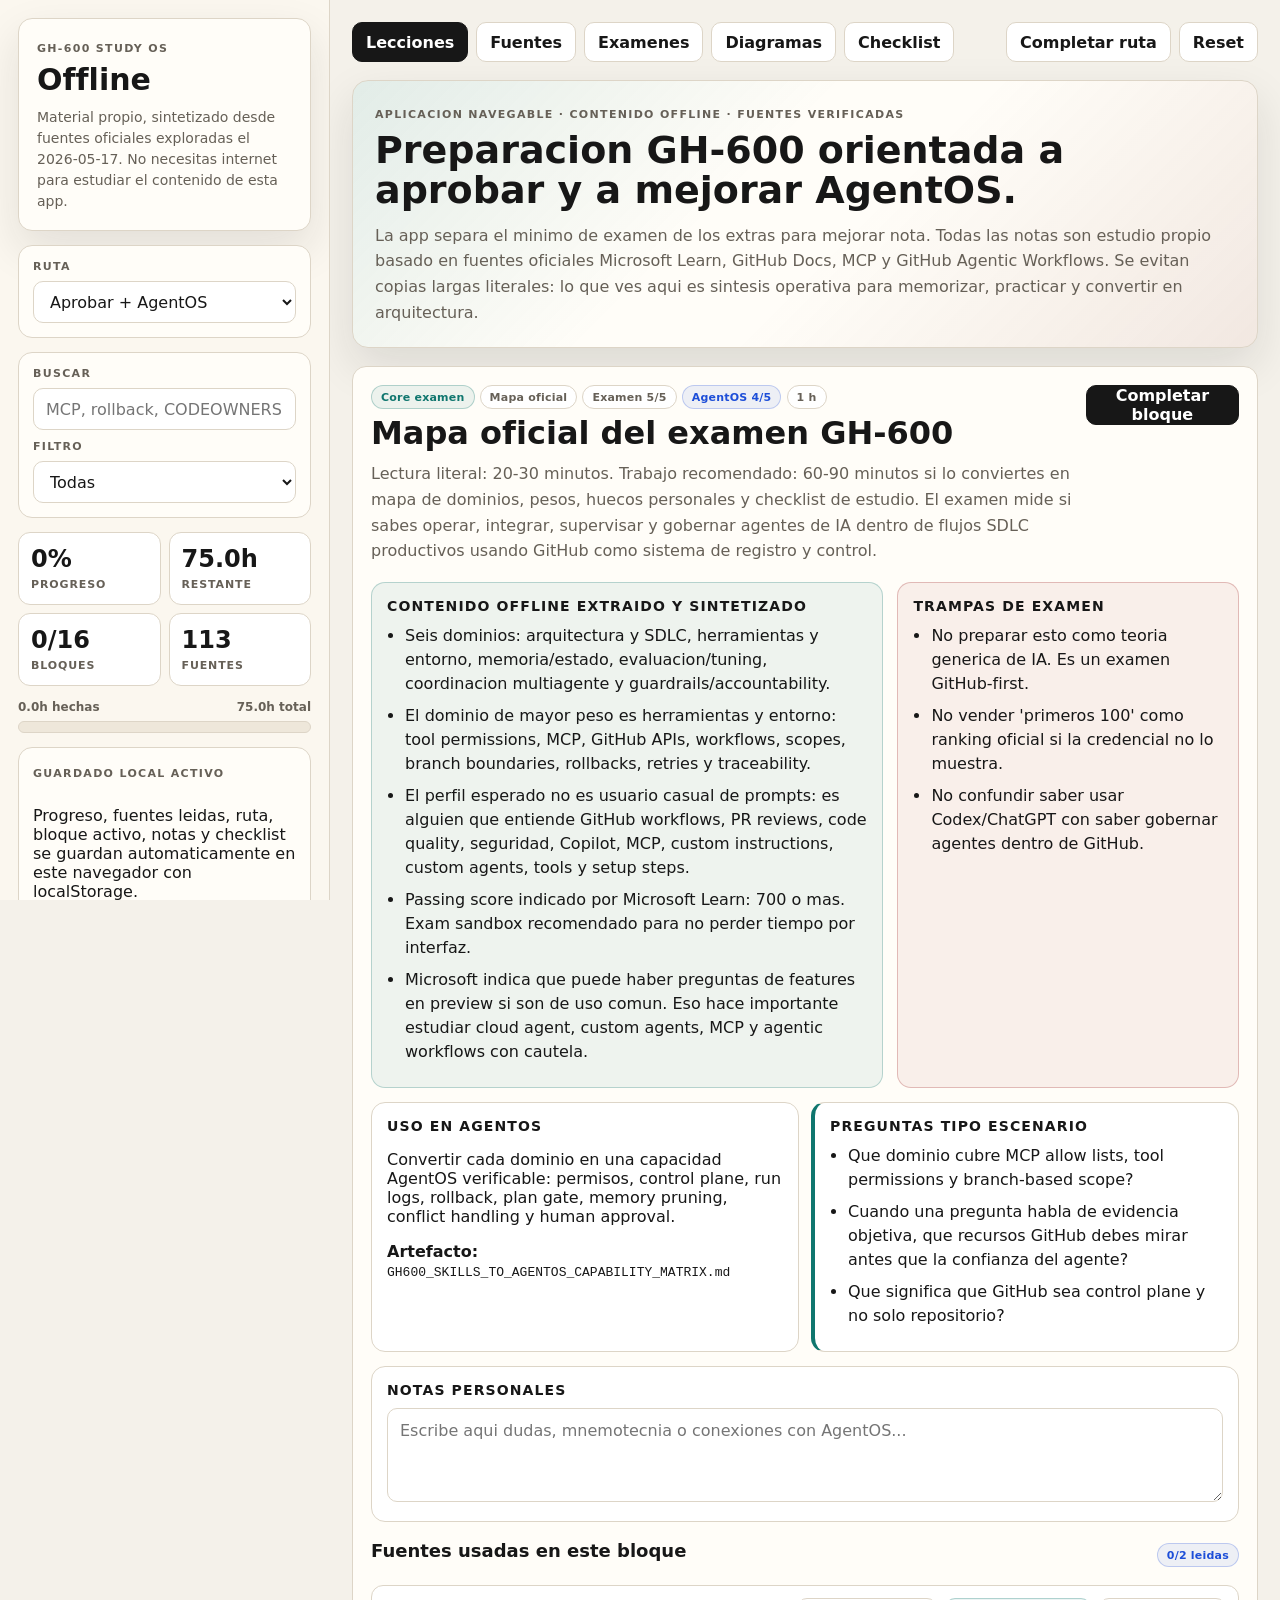
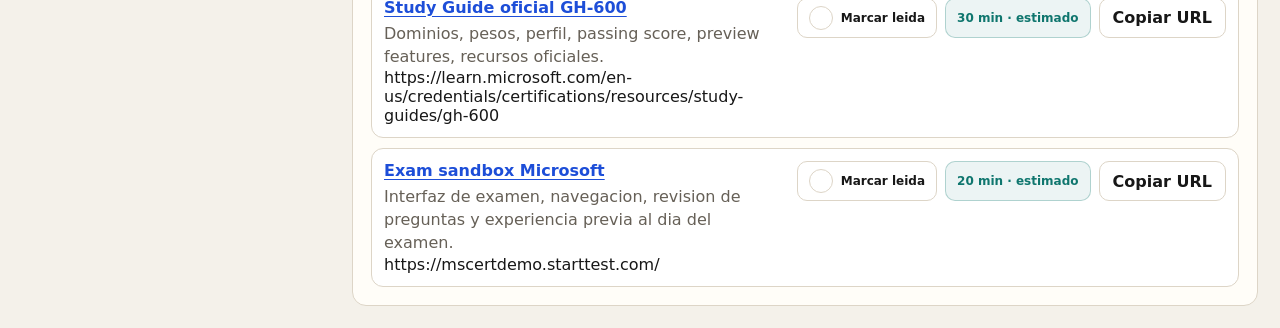
<file: index.html>
<!doctype html>
<html lang="es">
  <head>
    <meta charset="utf-8" />
    <meta name="viewport" content="width=device-width, initial-scale=1" />
    <meta http-equiv="refresh" content="0; url=./app/" />
    <title>GH-600 Study OS Offline</title>
  </head>
  <body>
    <p><a href="./app/">Abrir GH-600 Study OS Offline</a></p>
    <script>
      window.location.replace("./app/");
    </script>
  </body>
</html>
</file>
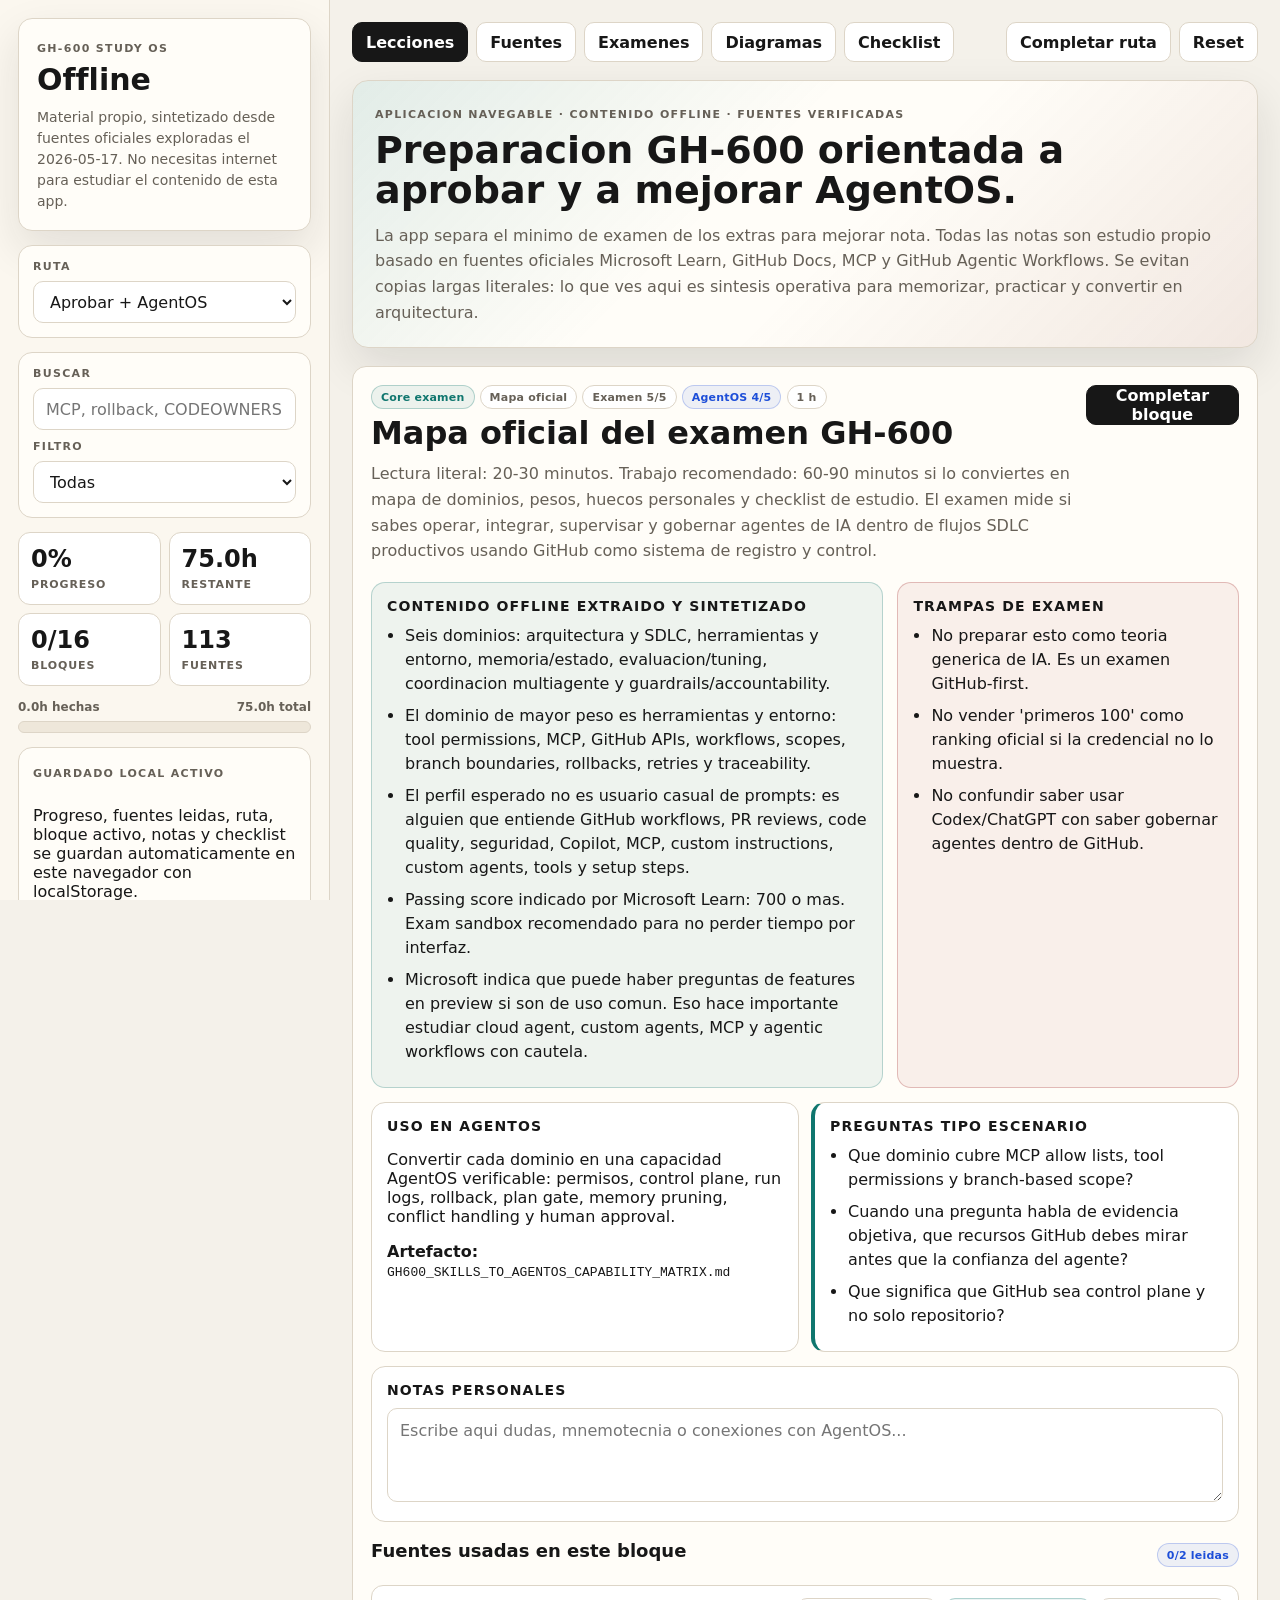
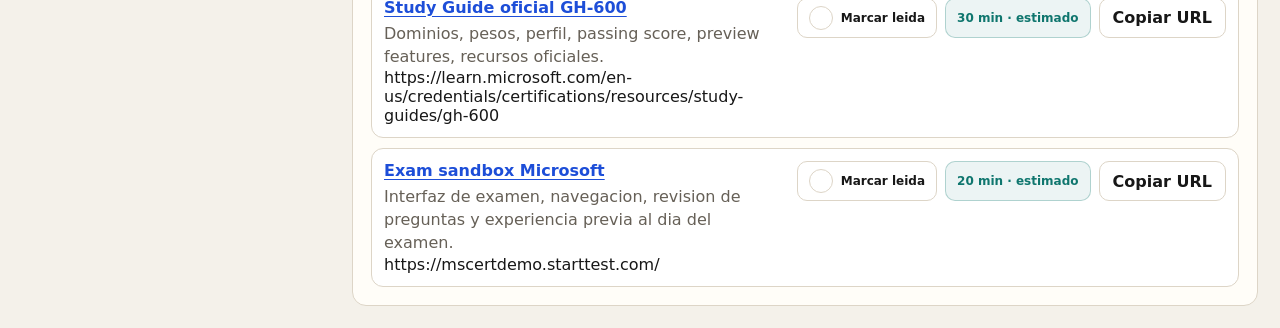
<file: app/index.html>
<!doctype html>
<html lang="es">
  <head>
    <meta charset="utf-8" />
    <meta name="viewport" content="width=device-width, initial-scale=1" />
    <title>GH-600 Study OS Offline</title>
    <link rel="stylesheet" href="./styles.css" />
  </head>
  <body>
    <div id="app"></div>
    <script src="./app.js"></script>
  </body>
</html>
</file>
<file: app/styles.css>
:root {
  --bg: #f4f1ea;
  --panel: #fffdf8;
  --ink: #171717;
  --muted: #666057;
  --line: #ddd5c7;
  --accent: #0f766e;
  --accent-2: #7c2d12;
  --blue: #1d4ed8;
  --green: #166534;
  --red: #991b1b;
  --shadow: 0 18px 45px rgba(28, 25, 23, 0.11);
}

* {
  box-sizing: border-box;
}

html {
  scroll-behavior: smooth;
}

body {
  margin: 0;
  min-height: 100vh;
  background: var(--bg);
  color: var(--ink);
  font-family: Inter, ui-sans-serif, system-ui, -apple-system, BlinkMacSystemFont, "Segoe UI", sans-serif;
}

button,
input,
select,
textarea {
  font: inherit;
}

button {
  cursor: pointer;
}

a {
  color: inherit;
}

.shell {
  min-height: 100vh;
  display: grid;
  grid-template-columns: 330px minmax(0, 1fr);
}

.sidebar {
  position: sticky;
  top: 0;
  height: 100vh;
  overflow: auto;
  padding: 18px;
  border-right: 1px solid var(--line);
  background: #fbf7ef;
}

.main {
  min-width: 0;
  padding: 22px;
}

.brand {
  padding: 18px;
  border: 1px solid var(--line);
  border-radius: 14px;
  background: var(--panel);
  box-shadow: var(--shadow);
}

.eyebrow {
  display: inline-flex;
  align-items: center;
  gap: 8px;
  margin-bottom: 10px;
  color: var(--muted);
  font-size: 11px;
  font-weight: 800;
  letter-spacing: 0.12em;
  text-transform: uppercase;
}

.brand h1 {
  margin: 0;
  font-size: 30px;
  line-height: 1;
  letter-spacing: 0;
}

.brand p {
  margin: 12px 0 0;
  color: var(--muted);
  font-size: 14px;
  line-height: 1.5;
}

.route-picker,
.filters,
.next-card,
.panel,
.lesson-card,
.source-card,
.diagram-card {
  border: 1px solid var(--line);
  border-radius: 14px;
  background: var(--panel);
}

.route-picker,
.filters,
.next-card {
  margin-top: 14px;
  padding: 14px;
}

.route-picker label,
.field-label {
  display: block;
  margin-bottom: 8px;
  color: var(--muted);
  font-size: 11px;
  font-weight: 800;
  letter-spacing: 0.12em;
  text-transform: uppercase;
}

select,
input,
textarea {
  width: 100%;
  border: 1px solid var(--line);
  border-radius: 10px;
  background: #fff;
  color: var(--ink);
  outline: none;
}

select,
input {
  height: 42px;
  padding: 0 12px;
}

textarea {
  min-height: 94px;
  padding: 12px;
  resize: vertical;
}

select:focus,
input:focus,
textarea:focus {
  border-color: var(--accent);
  box-shadow: 0 0 0 3px rgba(15, 118, 110, 0.13);
}

.metrics {
  display: grid;
  grid-template-columns: 1fr 1fr;
  gap: 8px;
  margin-top: 14px;
}

.metric {
  padding: 12px;
  border: 1px solid var(--line);
  border-radius: 12px;
  background: #fff;
}

.metric strong {
  display: block;
  font-size: 24px;
}

.metric span {
  color: var(--muted);
  font-size: 11px;
  font-weight: 800;
  letter-spacing: 0.08em;
  text-transform: uppercase;
}

.progress-wrap {
  margin-top: 14px;
}

.progress-meta {
  display: flex;
  justify-content: space-between;
  gap: 12px;
  color: var(--muted);
  font-size: 12px;
  font-weight: 700;
}

.progress {
  height: 12px;
  margin-top: 7px;
  overflow: hidden;
  border: 1px solid var(--line);
  border-radius: 999px;
  background: #eee7da;
}

.progress > span {
  display: block;
  height: 100%;
  width: 0;
  background: linear-gradient(90deg, #0f766e, #1d4ed8);
  transition: width 220ms ease;
}

.nav-list {
  display: grid;
  gap: 7px;
  margin-top: 14px;
}

.nav-item {
  width: 100%;
  display: grid;
  grid-template-columns: 26px 1fr auto;
  gap: 10px;
  align-items: center;
  padding: 10px;
  border: 1px solid var(--line);
  border-radius: 12px;
  background: #fff;
  color: var(--ink);
  text-align: left;
}

.nav-item.active {
  border-color: var(--accent);
  box-shadow: 0 0 0 3px rgba(15, 118, 110, 0.13);
}

.check-dot {
  width: 24px;
  height: 24px;
  display: grid;
  place-items: center;
  border: 1px solid var(--line);
  border-radius: 999px;
  color: var(--muted);
  background: #fff;
  font-size: 13px;
  font-weight: 900;
}

.done .check-dot {
  border-color: var(--accent);
  background: var(--accent);
  color: white;
}

.nav-title {
  overflow: hidden;
  text-overflow: ellipsis;
  white-space: nowrap;
  font-size: 13px;
  font-weight: 800;
}

.nav-sub {
  margin-top: 2px;
  color: var(--muted);
  font-size: 11px;
}

.pill {
  display: inline-flex;
  align-items: center;
  gap: 6px;
  min-height: 24px;
  padding: 4px 9px;
  border: 1px solid var(--line);
  border-radius: 999px;
  background: #fff;
  color: var(--muted);
  font-size: 11px;
  font-weight: 800;
  letter-spacing: 0.02em;
}

.pill.core {
  border-color: rgba(15, 118, 110, 0.28);
  color: var(--accent);
  background: rgba(15, 118, 110, 0.08);
}

.pill.extra {
  border-color: rgba(124, 45, 18, 0.28);
  color: var(--accent-2);
  background: rgba(124, 45, 18, 0.08);
}

.pill.agentos {
  border-color: rgba(29, 78, 216, 0.24);
  color: var(--blue);
  background: rgba(29, 78, 216, 0.08);
}

.topbar {
  display: flex;
  flex-wrap: wrap;
  align-items: center;
  justify-content: space-between;
  gap: 12px;
  margin-bottom: 18px;
}

.tabs {
  display: flex;
  flex-wrap: wrap;
  gap: 8px;
}

.tab,
.btn {
  min-height: 40px;
  border: 1px solid var(--line);
  border-radius: 10px;
  background: #fff;
  color: var(--ink);
  padding: 0 13px;
  font-weight: 800;
}

.tab.active,
.btn.primary {
  border-color: var(--ink);
  background: var(--ink);
  color: #fff;
}

.hero {
  padding: 22px;
  border: 1px solid var(--line);
  border-radius: 16px;
  background:
    linear-gradient(135deg, rgba(15, 118, 110, 0.12), transparent 42%),
    linear-gradient(315deg, rgba(124, 45, 18, 0.1), transparent 45%),
    var(--panel);
  box-shadow: var(--shadow);
}

.hero h2 {
  margin: 0;
  max-width: 980px;
  font-size: 38px;
  line-height: 1.05;
  letter-spacing: 0;
}

.hero p {
  max-width: 920px;
  margin: 12px 0 0;
  color: var(--muted);
  line-height: 1.6;
}

.grid {
  display: grid;
  grid-template-columns: repeat(3, minmax(0, 1fr));
  gap: 14px;
  margin-top: 18px;
}

.panel {
  padding: 16px;
}

.panel h3,
.lesson-card h3,
.source-card h3,
.diagram-card h3 {
  margin: 0 0 10px;
  font-size: 18px;
}

.panel p,
.source-card p,
.diagram-card p {
  color: var(--muted);
  line-height: 1.55;
}

.lesson-card {
  margin-top: 18px;
  padding: 18px;
}

.lesson-header {
  display: flex;
  align-items: flex-start;
  justify-content: space-between;
  gap: 14px;
}

.lesson-title h2 {
  margin: 7px 0 0;
  font-size: 32px;
  line-height: 1.1;
}

.lesson-title p {
  max-width: 900px;
  margin: 10px 0 0;
  color: var(--muted);
  line-height: 1.6;
}

.complete-btn {
  min-width: 150px;
}

.detail-grid {
  display: grid;
  grid-template-columns: 1.2fr 0.8fr;
  gap: 14px;
  margin-top: 18px;
}

.card {
  padding: 15px;
  border: 1px solid var(--line);
  border-radius: 14px;
  background: #fff;
}

.card h4 {
  margin: 0 0 10px;
  font-size: 14px;
  letter-spacing: 0.08em;
  text-transform: uppercase;
}

.card ul {
  margin: 0;
  padding-left: 18px;
}

.card li {
  margin: 8px 0;
  line-height: 1.5;
}

.callout {
  border-color: rgba(15, 118, 110, 0.25);
  background: rgba(15, 118, 110, 0.07);
}

.danger {
  border-color: rgba(153, 27, 27, 0.25);
  background: rgba(153, 27, 27, 0.06);
}

.practice {
  display: grid;
  grid-template-columns: repeat(2, minmax(0, 1fr));
  gap: 12px;
  margin-top: 14px;
}

.question {
  border-left: 4px solid var(--accent);
}

.source-list {
  display: grid;
  gap: 10px;
  margin-top: 14px;
}

.section-head {
  display: flex;
  align-items: center;
  justify-content: space-between;
  gap: 12px;
}

.source-row {
  display: grid;
  grid-template-columns: minmax(0, 1fr) auto;
  gap: 12px;
  padding: 12px;
  border: 1px solid var(--line);
  border-radius: 12px;
  background: #fff;
}

.source-row.source-read,
.source-card.source-read {
  border-color: rgba(15, 118, 110, 0.32);
  background: rgba(15, 118, 110, 0.045);
}

.source-actions {
  display: flex;
  align-items: flex-start;
  gap: 8px;
}

.source-read-toggle {
  min-height: 40px;
  display: inline-flex;
  align-items: center;
  gap: 8px;
  border: 1px solid var(--line);
  border-radius: 10px;
  background: #fff;
  color: var(--ink);
  padding: 0 11px;
  font-size: 12px;
  font-weight: 900;
  white-space: nowrap;
}

.source-read-toggle[aria-pressed="true"] {
  border-color: rgba(15, 118, 110, 0.38);
  background: rgba(15, 118, 110, 0.09);
  color: var(--accent);
}

.time-badge {
  display: inline-flex;
  min-height: 40px;
  align-items: center;
  justify-content: center;
  white-space: nowrap;
  border: 1px solid rgba(15, 118, 110, 0.28);
  border-radius: 10px;
  background: rgba(15, 118, 110, 0.08);
  color: var(--accent);
  padding: 0 11px;
  font-size: 12px;
  font-weight: 900;
}

.time-badge.official {
  border-color: rgba(29, 78, 216, 0.26);
  background: rgba(29, 78, 216, 0.08);
  color: var(--blue);
}

.source-row a {
  color: var(--blue);
  font-weight: 800;
  text-decoration: underline;
  text-underline-offset: 3px;
}

.source-row p {
  margin: 5px 0 0;
  color: var(--muted);
  line-height: 1.45;
}

.copy {
  align-self: start;
  white-space: nowrap;
}

.source-grid {
  display: grid;
  grid-template-columns: repeat(2, minmax(0, 1fr));
  gap: 12px;
}

.source-card {
  padding: 14px;
}

.source-card .time-badge {
  margin-left: 6px;
  min-height: 24px;
  padding: 4px 9px;
  vertical-align: middle;
}

.source-card .url {
  margin-top: 8px;
  overflow-wrap: anywhere;
  color: var(--blue);
  font-size: 12px;
  line-height: 1.4;
}

.diagram-grid {
  display: grid;
  grid-template-columns: repeat(2, minmax(0, 1fr));
  gap: 14px;
}

.diagram-card {
  padding: 16px;
}

.flow {
  display: grid;
  gap: 8px;
  margin-top: 12px;
}

.flow-row {
  display: grid;
  grid-template-columns: repeat(4, minmax(0, 1fr));
  gap: 8px;
}

.flow-node {
  min-height: 54px;
  display: grid;
  place-items: center;
  padding: 10px;
  border: 1px solid var(--line);
  border-radius: 12px;
  background: #fff;
  text-align: center;
  font-size: 13px;
  font-weight: 850;
}

.flow-node.good {
  border-color: rgba(22, 101, 52, 0.28);
  background: rgba(22, 101, 52, 0.08);
  color: var(--green);
}

.flow-node.warn {
  border-color: rgba(124, 45, 18, 0.28);
  background: rgba(124, 45, 18, 0.08);
  color: var(--accent-2);
}

.flow-node.bad {
  border-color: rgba(153, 27, 27, 0.26);
  background: rgba(153, 27, 27, 0.07);
  color: var(--red);
}

.checklist {
  display: grid;
  grid-template-columns: repeat(2, minmax(0, 1fr));
  gap: 12px;
}

.exam-shell {
  margin-top: 18px;
}

.exam-toolbar {
  display: grid;
  grid-template-columns: minmax(0, 1fr) minmax(260px, 360px);
  gap: 14px;
  align-items: start;
  padding: 18px;
  border: 1px solid var(--line);
  border-radius: 14px;
  background: var(--panel);
}

.exam-toolbar h3 {
  margin: 0 0 8px;
  font-size: 24px;
}

.exam-toolbar p {
  margin: 0;
  color: var(--muted);
  line-height: 1.5;
}

.exam-controls {
  display: grid;
  gap: 8px;
}

.exam-metrics {
  margin-top: 14px;
}

.exam-card {
  margin-top: 14px;
  padding: 18px;
  border: 1px solid var(--line);
  border-radius: 14px;
  background: var(--panel);
  box-shadow: var(--shadow);
}

.exam-question {
  font-size: 22px;
  font-weight: 850;
  line-height: 1.35;
}

.option-list {
  display: grid;
  gap: 10px;
  margin-top: 16px;
}

.option-card {
  display: grid;
  grid-template-columns: 22px 1fr;
  gap: 10px;
  align-items: start;
  padding: 13px;
  border: 1px solid var(--line);
  border-radius: 12px;
  background: #fff;
  line-height: 1.45;
}

.option-card.selected {
  border-color: rgba(29, 78, 216, 0.35);
  background: rgba(29, 78, 216, 0.06);
}

.option-card.correct {
  border-color: rgba(22, 101, 52, 0.4);
  background: rgba(22, 101, 52, 0.09);
}

.option-card.incorrect {
  border-color: rgba(153, 27, 27, 0.38);
  background: rgba(153, 27, 27, 0.08);
}

.answer-panel {
  margin-top: 16px;
  padding: 14px;
  border-radius: 12px;
  border: 1px solid var(--line);
}

.answer-panel h4 {
  margin: 0 0 8px;
}

.answer-panel p {
  margin: 8px 0 0;
  line-height: 1.55;
}

.answer-ok {
  border-color: rgba(22, 101, 52, 0.35);
  background: rgba(22, 101, 52, 0.08);
}

.answer-bad {
  border-color: rgba(153, 27, 27, 0.35);
  background: rgba(153, 27, 27, 0.07);
}

.exam-hint {
  color: var(--muted);
}

.exam-actions {
  display: flex;
  gap: 8px;
  margin-top: 16px;
}

.hidden {
  display: none !important;
}

.toast {
  position: fixed;
  left: 50%;
  bottom: 18px;
  transform: translateX(-50%);
  z-index: 10;
  padding: 11px 15px;
  border-radius: 999px;
  background: var(--ink);
  color: white;
  font-size: 13px;
  font-weight: 800;
  box-shadow: var(--shadow);
}

@media (max-width: 1040px) {
  .shell {
    grid-template-columns: 1fr;
  }

  .sidebar {
    position: static;
    height: auto;
  }

  .nav-list {
    max-height: 360px;
    overflow: auto;
  }

  .grid,
  .detail-grid,
  .source-grid,
  .diagram-grid,
  .exam-toolbar,
  .checklist,
  .practice {
    grid-template-columns: 1fr;
  }
}

@media (max-width: 650px) {
  .main,
  .sidebar {
    padding: 12px;
  }

  .hero h2,
  .lesson-title h2 {
    font-size: 28px;
  }

  .lesson-header {
    display: grid;
  }

  .flow-row {
    grid-template-columns: 1fr;
  }
}
</file>
